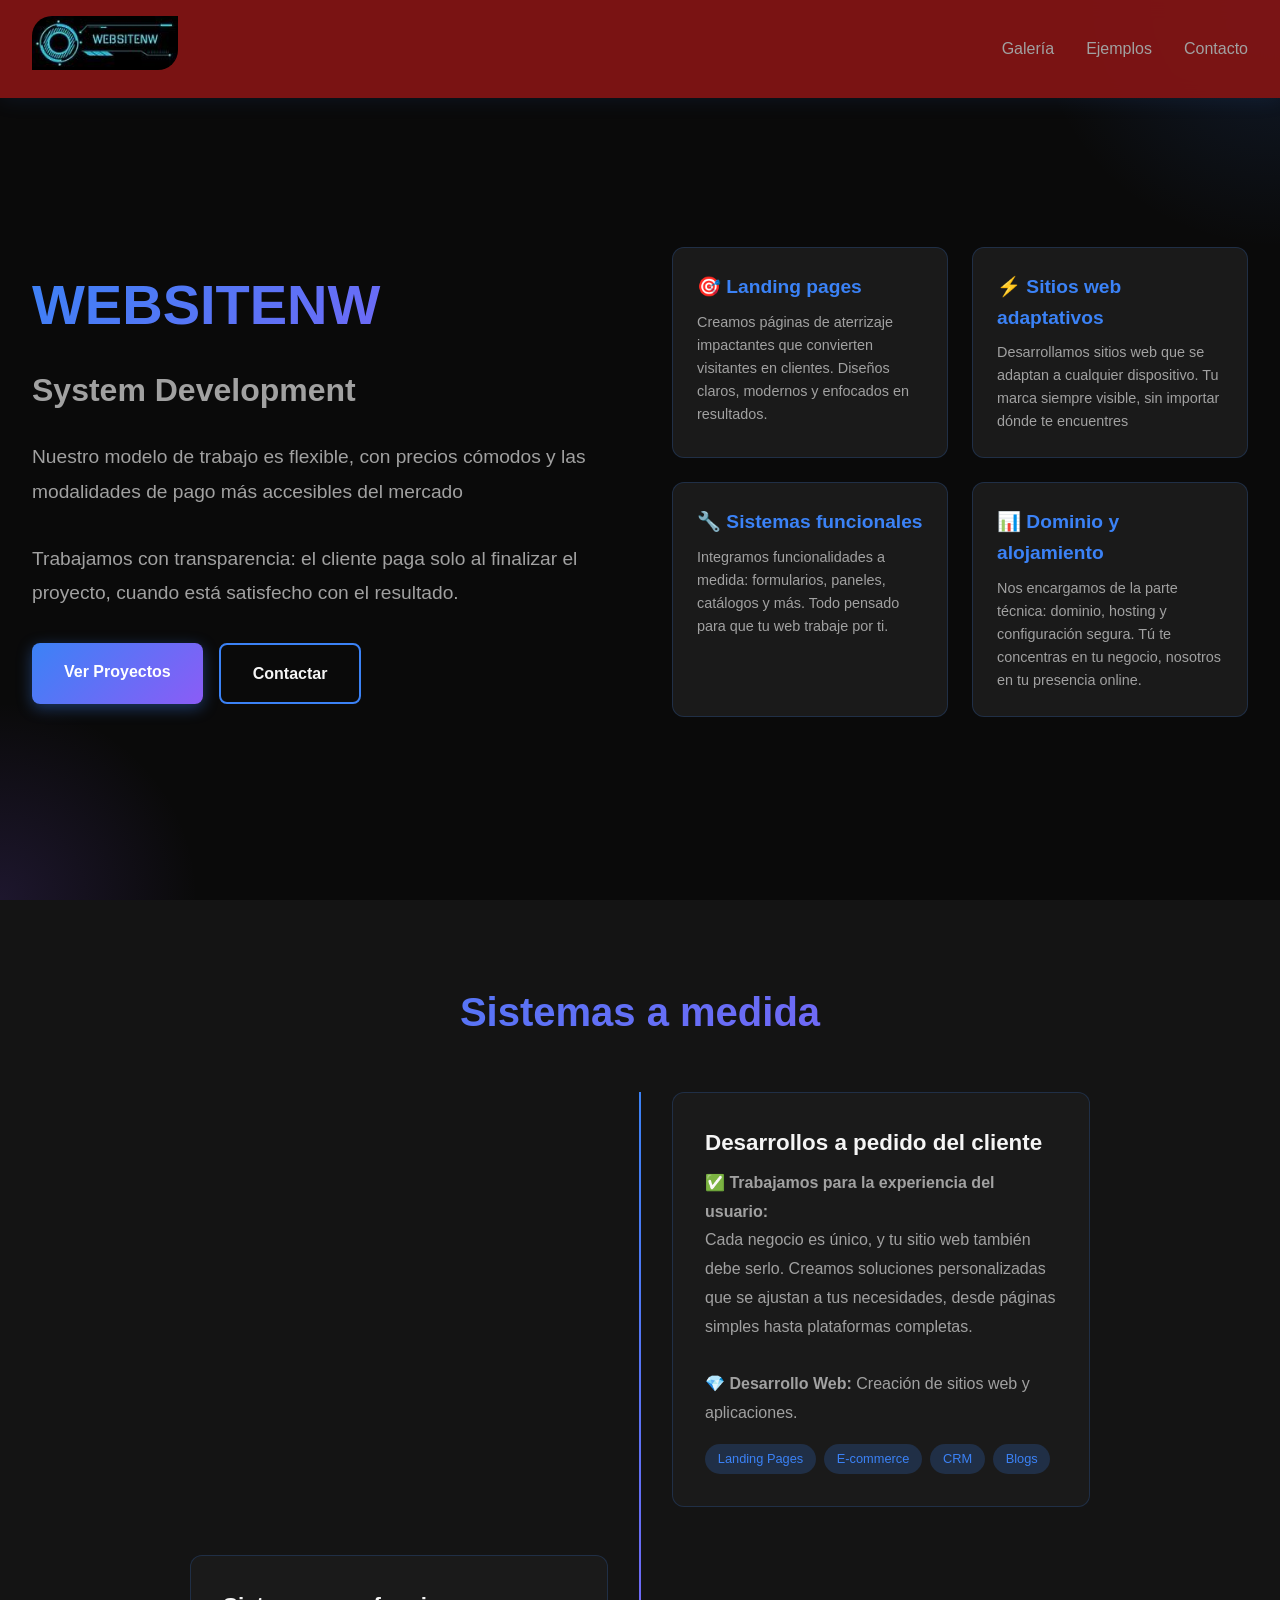
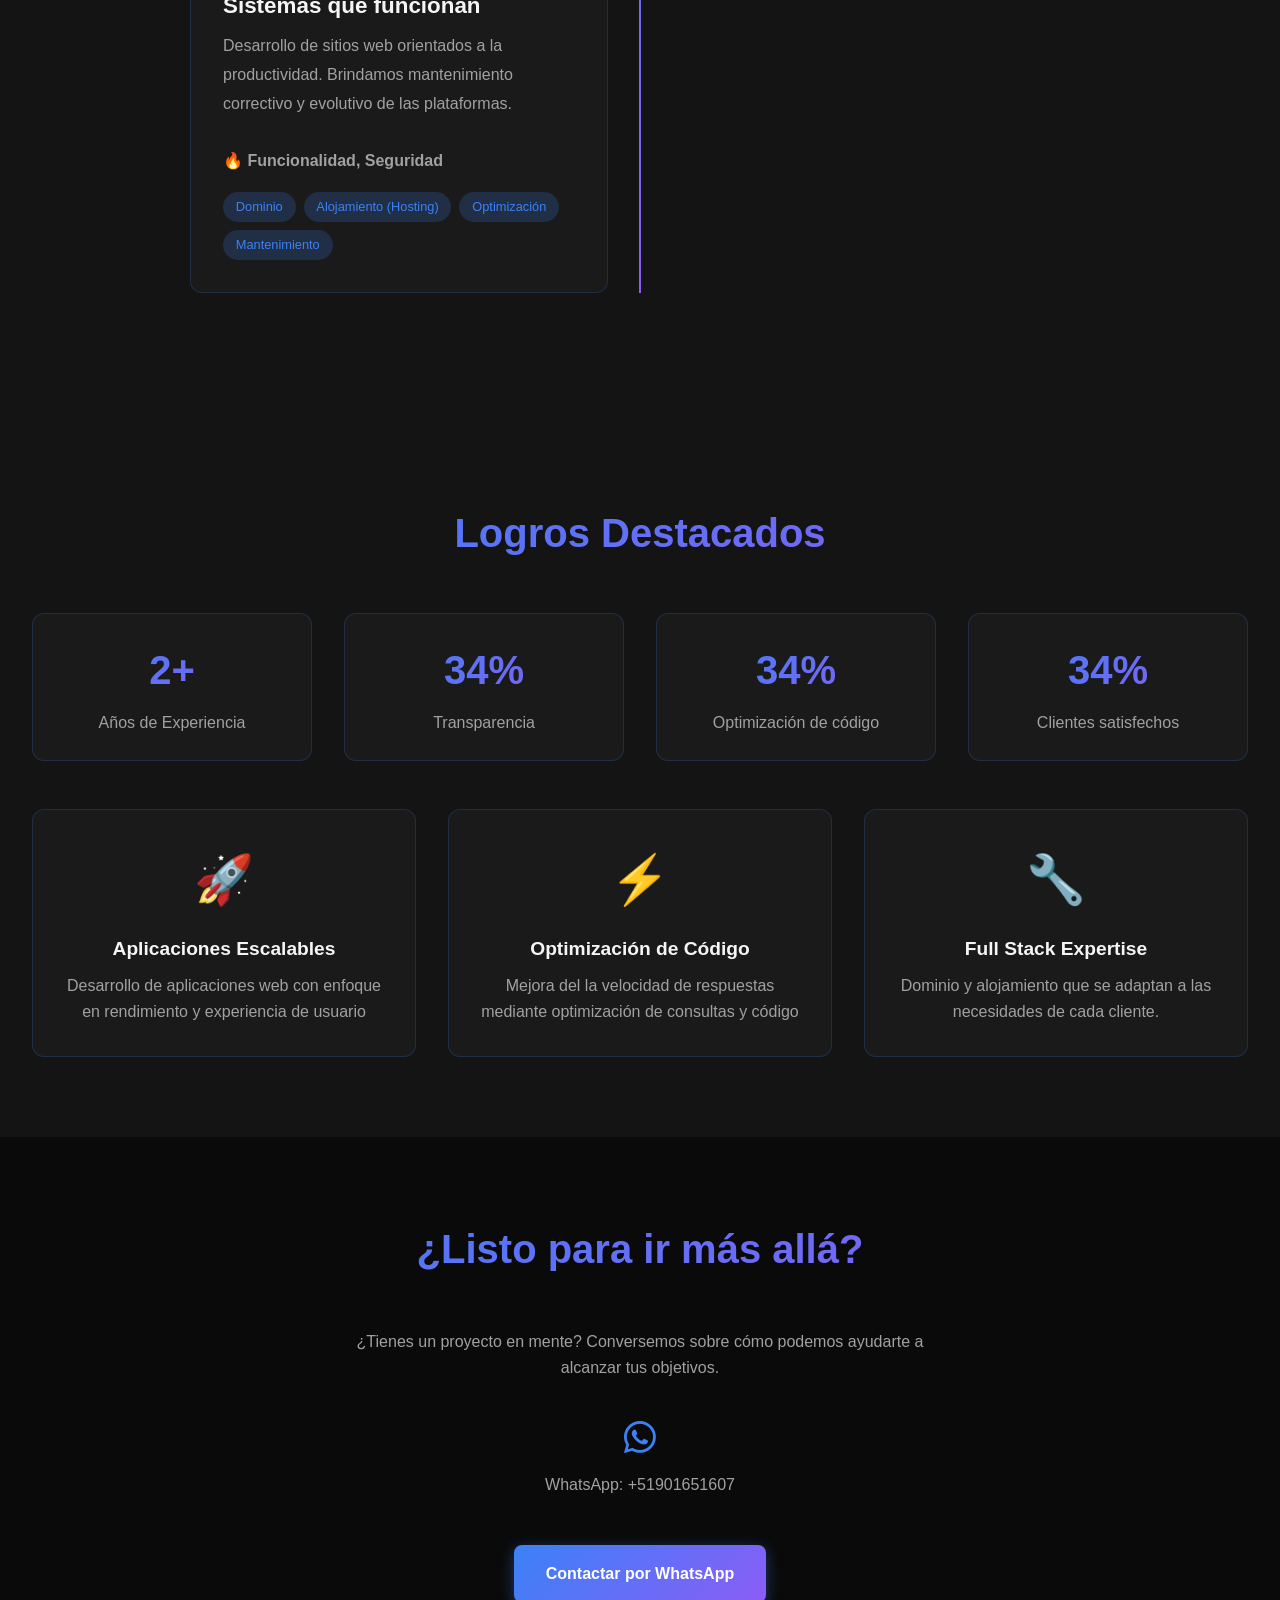
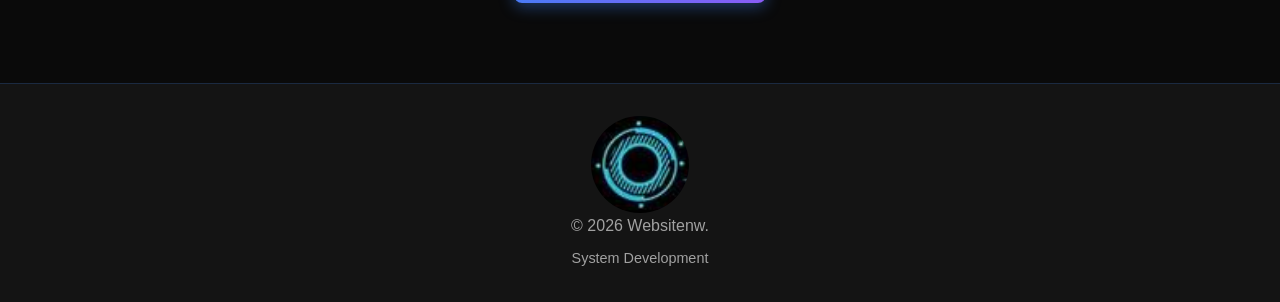
<file: index.html>
<!DOCTYPE html>
<html lang="es">
<head>
    <meta charset="UTF-8">
    <meta name="viewport" content="width=device-width, initial-scale=1.0">
    <!--<link rel="stylesheet" href="https://cdn.jsdelivr.net/npm/bootstrap@5.2.2/dist/css/bootstrap.min.css" integrity="sha384-Zenh87qX5JnK2Jl0vWa8Ck2rdkQ2Bzep5IDxbcnCeuOxjzrPF/et3URy9Bv1WTRi" crossorigin="anonymous">-->
    <link rel="stylesheet" href="https://cdn.jsdelivr.net/npm/bootstrap-icons@1.10.4/font/bootstrap-icons.css">
    <link rel="shortcut icon" href="./imagenes/shortcut_wn.png">
    <link rel="stylesheet" href="./estilos/styles.css">
    <title>Websitenw</title>
</head>
<body>
    <nav class="navbar" id="navbar">
        <div class="nav-container">
            <a href="./index.html" class="logo"><img src="./imagenes/portafolio/logo_websitenw_2.png" alt=""></a>
            <ul class="nav-links">
                <li><a href="./vistas/galeria.html">Galería</a></li>
                <li><a href="./vistas/ejemplos.html">Ejemplos</a></li>
                <li><a href="#contacto">Contacto</a></li>
            </ul>
            <div class="menu-toggle bi bi-list">
                <ul class="nav-links-tlf">
                    <li><a href="./vistas/galeria.html">Galería</a></li>
                    <li><a href="./vistas/ejemplos.html">Ejemplos</a></li>
                    <li><a href="#contacto">Contacto</a></li>
                </ul>
            </div>
        </div>
    </nav>

    <section class="hero" id="inicio">
        <div class="hero-bg"></div>
        <div class="hero-content">
            <div class="hero-text">
                <h1>WEBSITENW</h1>
                <h2>System Development</h2>
                <p>Nuestro modelo de trabajo es flexible, con precios cómodos y las modalidades de pago más accesibles del mercado</p>
                <p>Trabajamos con transparencia: el cliente paga solo al finalizar el proyecto, cuando está satisfecho con el resultado.</p>
                <div class="cta-buttons">
                    <a href="./vistas/ejemplos.html" class="btn btn-primary">Ver Proyectos</a>
                    <a href="#contacto" class="btn btn-secondary">Contactar</a>
                </div>
            </div>
            <div class="hero-skills">
                <div class="skill-card">
                    <h3>🎯 Landing pages</h3>
                    <p>Creamos páginas de aterrizaje impactantes que convierten visitantes en clientes. Diseños claros, modernos y enfocados en resultados.</p>
                </div>
                <div class="skill-card">
                    <h3>⚡ Sitios web adaptativos</h3>
                    <p>Desarrollamos sitios web que se adaptan a cualquier dispositivo. Tu marca siempre visible, sin importar dónde te encuentres</p>
                </div>
                <div class="skill-card">
                    <h3>🔧 Sistemas funcionales</h3>
                    <p>Integramos funcionalidades a medida: formularios, paneles, catálogos y más. Todo pensado para que tu web trabaje por ti.</p>
                </div>
                <div class="skill-card">
                    <h3>📊 Dominio y alojamiento</h3>
                    <p>Nos encargamos de la parte técnica: dominio, hosting y configuración segura. Tú te concentras en tu negocio, nosotros en tu presencia online.</p>
                </div>
            </div>
        </div>
    </section>

    <section class="experience-section" id="experiencia">
        <h2 class="section-title">Sistemas a medida</h2>
        <div class="timeline">
            <div class="timeline-item">
                <div class="timeline-content">
                    <!--<div class="timeline-date">Agosto 2024 - Agosto 2025</div>-->
                    <h3>Desarrollos a pedido del cliente</h3>
                    <!--<div class="timeline-company">IONYX LTD</div>
                    <div class="timeline-company">Australia - remoto</div>-->
                    <div class="timeline-description">
                        <strong>✅ Trabajamos para la experiencia del usuario:</strong><br>
                        Cada negocio es único, y tu sitio web también debe serlo. Creamos soluciones personalizadas que se ajustan a tus necesidades, desde páginas simples hasta plataformas completas.
                        <br><br>
                        <strong>💎 Desarrollo Web:</strong> Creación de sitios web y aplicaciones.
                    </div>
                    <div class="tech-tags">
                        <span class="tag">Landing Pages</span>
                        <span class="tag">E-commerce</span>
                        <span class="tag">CRM</span>
                        <span class="tag">Blogs</span>
                    </div>
                </div>
            </div>
            <div class="timeline-item">
                <div class="timeline-content">
                    <!--<div class="timeline-date">Enero 2023 - Agosto 2024</div>-->
                    <h3>Sistemas que funcionan</h3>
                    <!--<div class="timeline-company">Fortrainevolution</div>
                    <div class="timeline-company">Argentina - presencial</div>-->
                    <div class="timeline-description">
                        Desarrollo de sitios web orientados a la productividad. Brindamos mantenimiento correctivo y evolutivo de las plataformas.
                        <br><br>
                        <strong>🔥 Funcionalidad, Seguridad</strong>
                    </div>
                    <div class="tech-tags">
                        <span class="tag">Dominio</span>
                        <span class="tag">Alojamiento (Hosting)</span>
                        <span class="tag">Optimización</span>
                        <span class="tag">Mantenimiento</span>
                    </div>
                </div>
            </div>
            <!--<div class="timeline-item">
                <div class="timeline-content">
                    <div class="timeline-date">Enero 2022 - Enero 2023</div>
                    <h3>Front-end developer</h3>
                    <div class="timeline-company">Hunteando</div>
                    <div class="timeline-company">Argentina - remoto</div>
                    <div class="timeline-description">
                        Desarrollo de página web orientada a comercio de productos de higiene femenina. Responsable de la construcción del sitio a partir de la maqueta generada por el departamento de diseño y arte.
                        <br><br>
                        <strong>🔥 Desarrollo web front-end</strong>
                    </div>
                    <div class="tech-tags">
                        <span class="tag">HTML 5</span>
                        <span class="tag">CSS 3</span>
                        <span class="tag">Bootstrap</span>
                        <span class="tag">javaScript</span>
                    </div>
                </div>
            </div>-->
        </div>
    </section>

    <!--<section class="skills-section" id="habilidades">
        <h2 class="section-title">Mis trabajos</h2>
        <div class="skills-grid">
            <div class="skill-category">
                <img src="./imagenes/jueguito.png" alt="">
                <h3>🎮 Videojuego Sencillo</h3>

                <ul class="skill-list">
                    <li>Scratch 3.0</li>
                    <li>HTML 5</li>
                    <li>CSS 3</li>
                    <li>JavaScript</li>
                </ul>
                <a href="./html/des/index.html" class="btn btn-primary" target="_blank">visitar</a>
            </div>
            <div class="skill-category">
                <img src="./imagenes/juegos_varios.png" alt="">
                <h3>🎮 Plataforma con varios juegos multijugador</h3>

                <ul class="skill-list">
                    <li>HTML 5</li>
                    <li>CSS 3</li>
                    <li>javaScript</li>
                    <li>Bootstrap</li>
                    <li>nodeJs</li>
                    <li>Express</li>
                    <li>webSocket</li>
                </ul>
                <a href="https://juegos-l9bi.onrender.com/" class="btn btn-primary" target="_blank">visitar</a>
            </div>
            <div class="skill-category">
                <img src="./imagenes/appventas.png" alt="">
                <h3>🛒 Tienda en línea</h3>

                <ul class="skill-list">
                    <li>HTML 5</li>
                    <li>CSS 3</li>
                    <li>javaScript</li>
                    <li>Bootstrap</li>
                    <li>nodeJs</li>
                    <li>Express</li>
                    <li>mongoDB</li>
                </ul>
                <a href="https://appdeventas.netlify.app/" class="btn btn-primary" target="_blank">visitar</a>
            </div>
            <div class="skill-category">
                <img src="./imagenes/relatos.png" alt="">
                <h3>📖 Relatos cortos</h3>

                <ul class="skill-list">
                    <li>HTML 5</li>
                    <li>CSS 3</li>
                    <li>javaScript</li>
                    <li>Bootstrap</li>
                    <li>nodeJs</li>
                    <li>Express</li>
                    <li>mongoDB</li>
                </ul>
                <a href="https://kikeesponjastories.netlify.app/" class="btn btn-primary" target="_blank">visitar</a>
            </div>
            <div class="skill-category">
                <img src="./imagenes/curso_grandes.png" alt="">
                <h3>💾 Computación básica</h3>

                <ul class="skill-list">
                    <li>HTML 5</li>
                    <li>CSS 3</li>
                    <li>javaScript</li>
                </ul>
                <a href="https://cursograndes.netlify.app/" class="btn btn-primary" target="_blank">visitar</a>
            </div>
            <div class="skill-category">
                <img src="./imagenes/diccven.png" alt="">
                <h3>📖 Diccionario Venezolano</h3>

                <ul class="skill-list">
                    <li>HTML 5</li>
                    <li>CSS 3</li>
                    <li>javaScript</li>
                </ul>
                <a href="https://dicespven.netlify.app/" class="btn btn-primary" target="_blank">visitar</a>
            </div>
            <div class="skill-category">
                <img src="./imagenes/memocartas.png" alt="">
                <h3>🎮 Juego de memoria</h3>

                <ul class="skill-list">
                    <li>HTML 5</li>
                    <li>CSS 3</li>
                    <li>javaScript</li>
                </ul>
                <a href="https://memocartas.netlify.app/" class="btn btn-primary" target="_blank">visitar</a>
            </div>
            <div class="skill-category">
                <img src="./imagenes/lader.png" alt="">
                <h3>🔖 Landing para Lader</h3>

                <ul class="skill-list">
                    <li>HTML 5</li>
                    <li>CSS 3</li>
                    <li>javaScript</li>
                </ul>
                <a href="https://laderland.netlify.app/" class="btn btn-primary" target="_blank">visitar</a>
            </div>
            <div class="skill-category">
                <img src="./imagenes/mopets.png" alt="">
                <h3>🔖 Landing para MopetsCuritiba</h3>

                <ul class="skill-list">
                    <li>HTML 5</li>
                    <li>CSS 3</li>
                    <li>javaScript</li>
                    <li>Bootstrap</li>
                </ul>
                <a href="https://mopetschuchu.netlify.app/" class="btn btn-primary" target="_blank">visitar</a>
            </div>
            <div class="skill-category">
                <img src="./imagenes/rueda.png" alt="">
                <h3>🔖 Rueda experimental con CSS</h3>

                <ul class="skill-list">
                    <li>HTML 5</li>
                    <li>CSS 3</li>
                </ul>
                <a href="./vistas/rueda.html" class="btn btn-primary" target="_blank">visitar</a>
            </div>
            <div class="skill-category">
                <img src="./imagenes/ciudad.png" alt="">
                <h3>🔖 Panorámica de una ciudad</h3>

                <ul class="skill-list">
                    <li>HTML 5</li>
                    <li>CSS 3</li>
                </ul>
                <a href="./vistas/ciudad.html" class="btn btn-primary" target="_blank">visitar</a>
            </div>
            <div class="skill-category">
                <img src="./imagenes/pinguino.png" alt="">
                <h3>🔖 Pinguino que saluda, hecho con cariño y mucho CSS.</h3>

                <ul class="skill-list">
                    <li>HTML 5</li>
                    <li>CSS 3</li>
                </ul>
                <a href="./vistas/pinguino.html" class="btn btn-primary" target="_blank">visitar</a>
            </div>
        </div>
    </section>-->

    <section class="achievements-section" id="logros">
        <h2 class="section-title">Logros Destacados</h2>
        <div class="stats-container">
            <div class="stat-box">
                <div class="stat-number">+6</div>
                <div class="stat-label">Años de Experiencia</div>
            </div>
            <div class="stat-box">
                <div class="stat-number">100%</div>
                <div class="stat-label">Transparencia</div>
            </div>
            <div class="stat-box">
                <div class="stat-number">100%</div>
                <div class="stat-label">Optimización de código</div>
            </div>
            <div class="stat-box">
                <div class="stat-number">100%</div>
                <div class="stat-label">Clientes satisfechos</div>
            </div>
        </div>
        <div class="achievements-grid" style="margin-top: 3rem;">
            <div class="achievement-card">
                <div class="achievement-icon">🚀</div>
                <h3>Aplicaciones Escalables</h3>
                <p>Desarrollo de aplicaciones web con enfoque en rendimiento y experiencia de usuario</p>
            </div>
            <div class="achievement-card">
                <div class="achievement-icon">⚡</div>
                <h3>Optimización de Código</h3>
                <p>Mejora del la velocidad de respuestas mediante optimización de consultas y código</p>
            </div>
            <!--<div class="achievement-card">
                <div class="achievement-icon">🎯</div>
                <h3>Metodologías Ágiles</h3>
                <p>Trabajo efectivo en equipo usando Scrum para entrega continua de valor</p>
            </div>-->
            <div class="achievement-card">
                <div class="achievement-icon">🔧</div>
                <h3>Full Stack Expertise</h3>
                <p>Dominio y alojamiento que se adaptan a las necesidades de cada cliente.</p>
            </div>
            <!--<div class="achievement-card">
                <div class="achievement-icon">💡</div>
                <h3>Resolución de Problemas</h3>
                <p>Habilidad destacada en resolver problemas complejos con soluciones innovadoras</p>
            </div>
            <div class="achievement-card">
                <div class="achievement-icon">🌐</div>
                <h3>Desarrollo Multiplataforma</h3>
                <p>Experiencia en Android, Web y aplicaciones personalizadas según especificaciones del cliente</p>
            </div>-->
        </div>
    </section>

    <section class="contact-section" id="contacto">
        <h2 class="section-title">¿Listo para ir más allá?</h2>
        <p style="color: var(--text-secondary); max-width: 600px; margin: 0 auto 2rem;">
            ¿Tienes un proyecto en mente? Conversemos sobre cómo podemos ayudarte a alcanzar tus objetivos.
        </p>
        <div class="contact-info">
            <!--<div class="contact-item">
                <div class="contact-icon"><i class="bi bi-linkedin"></i></div>
                <a href="http://linkedin.com/in/enrique-barreto-749077265" target="_blank">LinkedIn Profile</a>
            </div>-->
            <div class="contact-item">
                <div class="contact-icon"><i class="bi bi-whatsapp"></i></div>
                <a href="https://wa.me/+51906202457?text=Hola,%20estoy%20interesado%20en%20contactarte." target="_blank">WhatsApp: +51901651607</a>
            </div>
            <!--<div class="contact-item">
                <div class="contact-icon">🌍</div>
                <div style="color: var(--text-secondary);">Disponible para trabajar para cualquier parte del mundo</div>
            </div>-->
        </div>
        <div style="margin-top: 3rem;">
            <a href="https://wa.me/+51906202457?text=Hola,%20estoy%20interesado%20en%20contactarte." class="btn btn-primary">Contactar por WhatsApp</a>
        </div>
    </section>

    <footer>
        <div class="logo_footer"><img src="./imagenes/shortcut_wn.png" alt=""></div>
        <p>&copy; 2026 Websitenw.</p>
        <p style="margin-top: 0.5rem; font-size: 0.9rem;">System Development</p>
    </footer>

    <script>
        window.addEventListener('scroll', () => {
            const navbar = document.getElementById('navbar');
            if (window.scrollY > 50) {
                navbar.classList.add('scrolled');
            } else {
                navbar.classList.remove('scrolled');
            }
        });

        document.querySelectorAll('a[href^="#"]').forEach(anchor => {
            anchor.addEventListener('click', function (e) {
                e.preventDefault();
                const target = document.querySelector(this.getAttribute('href'));
                if (target) {
                    target.scrollIntoView({
                        behavior: 'smooth',
                        block: 'start'
                    });
                }
            });
        });

         const observer = new IntersectionObserver((entries) => {
            entries.forEach(entry => {
                if (entry.isIntersecting) {
                    entry.target.style.opacity = '1';
                    entry.target.style.transform = 'translateY(0)';
                }
            });
        }, {
            threshold: 0.1
        });

        document.querySelectorAll('.timeline-item, .skill-category, .achievement-card, .stat-box').forEach(el => {
            el.style.opacity = '0';
            el.style.transform = 'translateY(20px)';
            el.style.transition = 'all 0.6s ease';
            observer.observe(el);
        });

        const stats = document.querySelectorAll('.stat-number');
        const animateStats = (entries) => {
            entries.forEach(entry => {
                if (entry.isIntersecting) {
                    const target = entry.target;
                    const text = target.textContent;
                    const isPercent = text.includes('%');
                    const isPlus = text.includes('+');
                    const value = parseFloat(text);
                    
                    if (!isNaN(value)) {
                        let current = 0;
                        const increment = value / 50;
                        const timer = setInterval(() => {
                            current += increment;
                            if (current >= value) {
                                current = value;
                                clearInterval(timer);
                            }
                            target.textContent = current.toFixed(isPercent && !Number.isInteger(value) ? 1 : 0) + (isPercent ? '%' : '') + (isPlus ? '+' : '');
                        }, 30);
                    }
                }
            });
        };

        const statsObserver = new IntersectionObserver(animateStats, {
            threshold: 0.5
        });

        stats.forEach(stat => statsObserver.observe(stat));

        document.querySelectorAll('.skill-card, .timeline-content, .skill-category, .achievement-card').forEach(card => {
            card.addEventListener('mouseenter', function() {
                this.style.transition = 'all 0.3s cubic-bezier(0.4, 0, 0.2, 1)';
            });
        });
    </script>
</body>
</html>
</file>
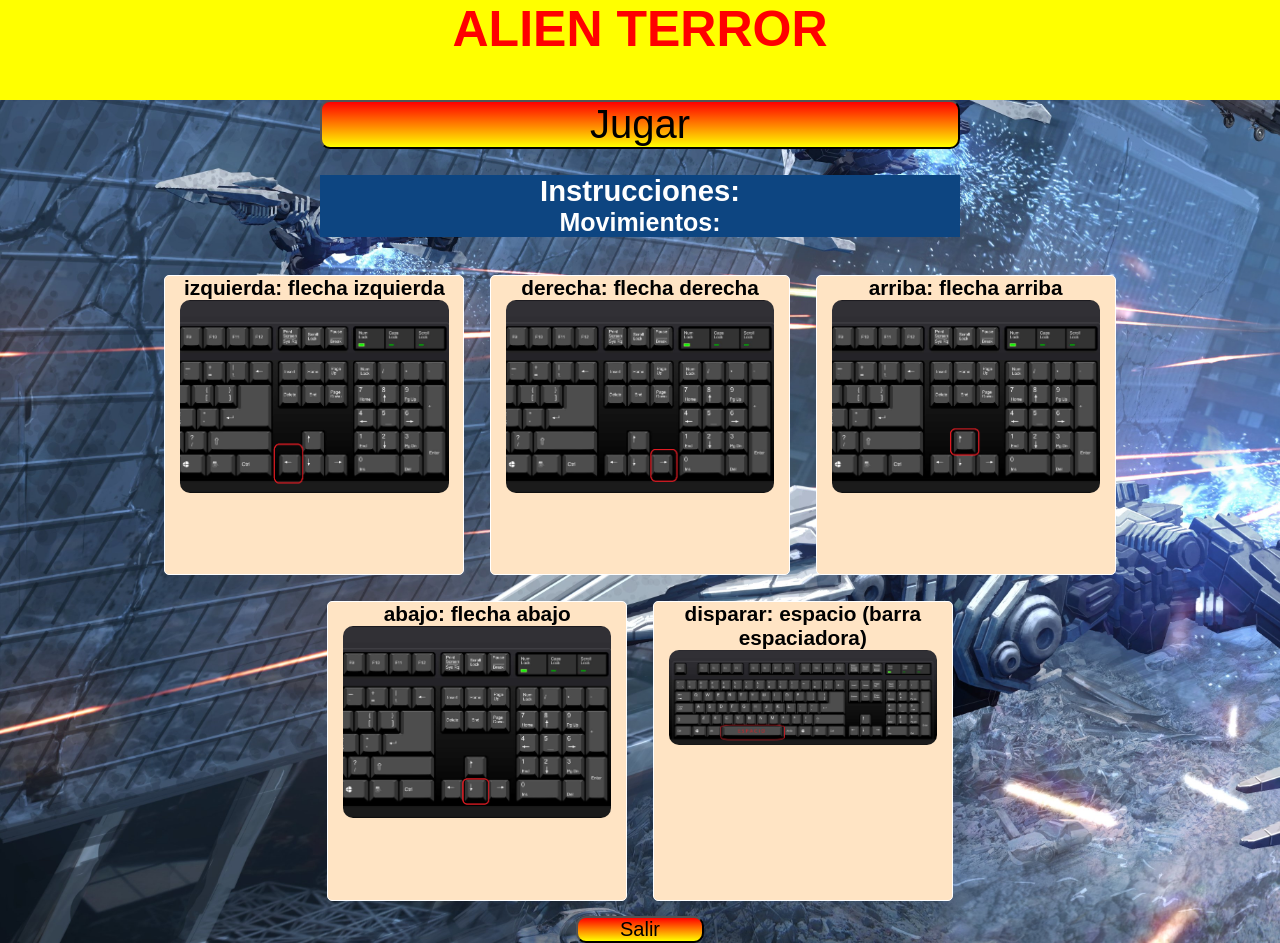
<file: vistas/des/index.html>
<!DOCTYPE html>
<html lang='es'>
<head>
	<meta charset='UTF-8'>
	<meta name='viewport' content='width=device-width, initial-scale=1.0'>
	<title>Alien_terror</title>
	<style>
		*{
			margin: 0;
			padding: 0;
			box-sizing: border-box;
		}
		body{
			font-family: 'Franklin Gothic Medium', 'Arial Narrow', Arial, sans-serif;
			font-size: 25px;
			background: url("./background.jpg");
			background-repeat: no-repeat;
			background-size: cover;
			color: #fff;
		}
		header{
    		width: 100%;
			height: 100px;
    		top:0;
			background: #ff0;
		}
		.instruccs{
    		background: #0d4581;
			width: 50%;
			margin: 2%;
		}
		h1{
			color:rgb(255, 0, 0);
		}
		.game-container{
			display: flex;
			align-items: center;
			justify-content: center;
			flex-wrap: wrap;
		}
		.game-container > div{
			width: 300px;
			height: 300px;
			margin: 1%;
			border: solid white 1px;
			border-radius: 5px;
			background: bisque;
			color:black;
		}
    	img{
    		width: 90%;
        	border-radius: 10px;
			transition: 0.3s ease transform;
			cursor: pointer;
    	}
		img:hover{
			transform: scale(1.5);
			margin-top: 50px;
		}
    	#jugar{
			width: 50%;
			font-size: 40px;
			transition: 0.3s ease transform;
    	}
		#jugar:hover{
			transform: scale(1.8);
		}
    	a{
    		text-decoration:none;
    	}
		ul{
			list-style: none;
		}
		button{
			width: 10%;
			height: 5%;
			font-size: 20px;
			border-radius: 10px;
			background: linear-gradient(#f00, #ff0);
			cursor: pointer;
		}
	</style>
</head>
<body>

	<center>
		<header>
			<h1>ALIEN TERROR</h1>
		</header>
		<main>
			<button id="jugar">Jugar</button>
			<div class="instruccs">
				<h3>Instrucciones: </h3>
				<h4>Movimientos: </h4>
			</div>
			<div class="game-container">

				<div>
					<h5>izquierda: flecha izquierda</h5>
					<img src="./office-keyb-left.png" alt="keyB">
				</div>
				<div>
					<h5>derecha: flecha derecha</h5>
					<img src="./office-keyb-right.png" alt="keyB">
				</div>
				<div>
					<h5>arriba: flecha arriba</h5>
					<img src="./office-keyb-up.png" alt="keyB">
				</div>
				<div>
					<h5>abajo: flecha abajo</h5>
					<img src="./office-keyb-down.png" alt="keyB">
				</div>
				<div>
					<h5>disparar: espacio (barra espaciadora)</h5>
					<img src="./office-keyb-space.png" alt="keyB">
				</div>
			</div>
			<button id="salir">Salir</button>
		</main>

	</center>
	<script>
		document.getElementById('salir').addEventListener('click',()=>{
			window.location.href = '../../index.html';
		});

		let jugar = document.getElementById('click');
		jugar.addEventListener('click', () => {
			window.open('./alien_terror.html');
		});
	</script>

</body>
</html>
</file>
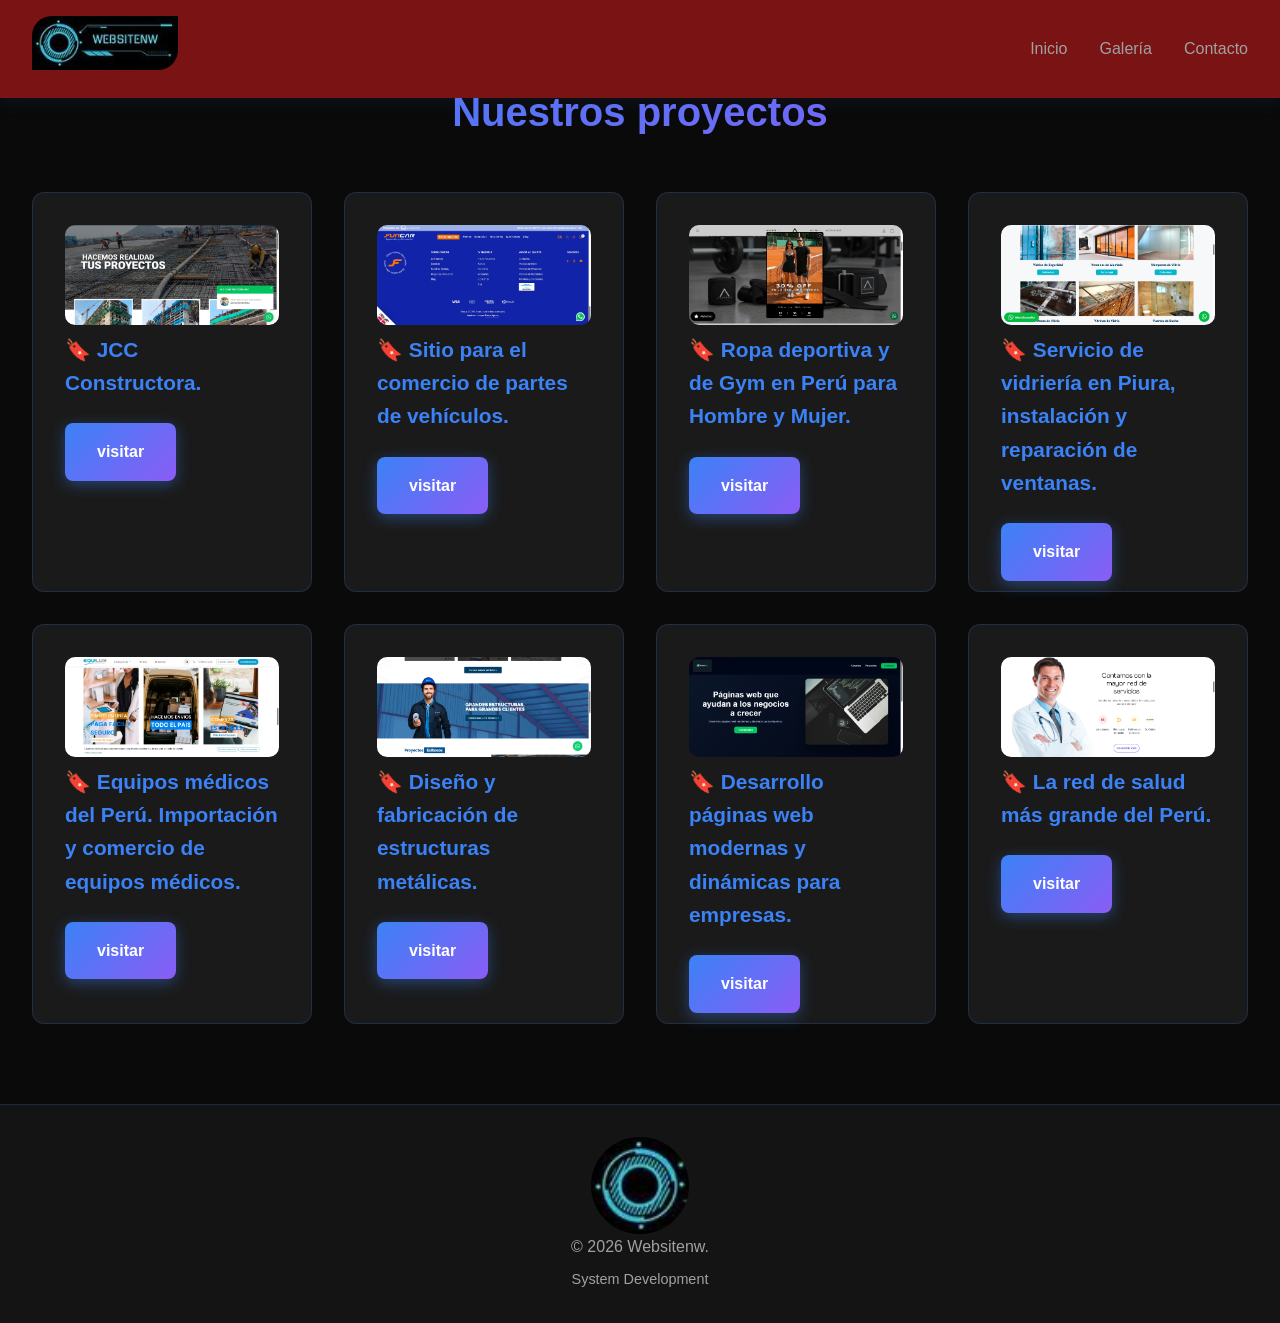
<file: vistas/ejemplos.html>
<!DOCTYPE html>
<html lang="es">
<head>
    <meta charset="UTF-8">
    <meta name="viewport" content="width=device-width, initial-scale=1.0">
    <!--<link rel="stylesheet" href="https://cdn.jsdelivr.net/npm/bootstrap@5.2.2/dist/css/bootstrap.min.css" integrity="sha384-Zenh87qX5JnK2Jl0vWa8Ck2rdkQ2Bzep5IDxbcnCeuOxjzrPF/et3URy9Bv1WTRi" crossorigin="anonymous">-->
    <link rel="stylesheet" href="https://cdn.jsdelivr.net/npm/bootstrap-icons@1.10.4/font/bootstrap-icons.css">
    <link rel="shortcut icon" href="../imagenes/shortcut_wn.png">
    <link rel="stylesheet" href="../estilos/styles.css">
    <title>Websitenw</title>
</head>
<body>
    <nav class="navbar" id="navbar">
        <div class="nav-container">
            <a href="../index.html" class="logo"><img src="../imagenes/portafolio/logo_websitenw_2.png" alt=""></a>
            <ul class="nav-links">
                <li><a href="../index.html">Inicio</a></li>
                <li><a href="./galeria.html">Galería</a></li>
                <li><a href="../index.html#contacto">Contacto</a></li>
            </ul>
            <div class="menu-toggle bi bi-list">
                <ul class="nav-links-tlf">
                    <li><a href="../index.html">Inicio</a></li>
                    <li><a href="./galeria.html">Galería</a></li>
                    <li><a href="../index.html#contacto">Contacto</a></li>
                </ul>
            </div>
        </div>
    </nav>

    <section class="skills-section" id="habilidades">
        <h2 class="section-title">Nuestros proyectos</h2>
        <div class="skills-grid">
            <!--<div class="skill-category">
                <img src="./imagenes/jueguito.png" alt="">
                <h3>🎮 Videojuego Sencillo</h3>

                <ul class="skill-list">
                    <li>Scratch 3.0</li>
                    <li>HTML 5</li>
                    <li>CSS 3</li>
                    <li>JavaScript</li>
                </ul>
                <a href="./html/des/index.html" class="btn btn-primary" target="_blank">visitar</a>
            </div>
            <div class="skill-category">
                <img src="./imagenes/juegos_varios.png" alt="">
                <h3>🎮 Plataforma con varios juegos multijugador</h3>

                <ul class="skill-list">
                    <li>HTML 5</li>
                    <li>CSS 3</li>
                    <li>javaScript</li>
                    <li>Bootstrap</li>
                    <li>nodeJs</li>
                    <li>Express</li>
                    <li>webSocket</li>
                </ul>
                <a href="https://juegos-l9bi.onrender.com/" class="btn btn-primary" target="_blank">visitar</a>
            </div>
            <div class="skill-category">
                <img src="./imagenes/appventas.png" alt="">
                <h3>🛒 Tienda en línea</h3>

                <ul class="skill-list">
                    <li>HTML 5</li>
                    <li>CSS 3</li>
                    <li>javaScript</li>
                    <li>Bootstrap</li>
                    <li>nodeJs</li>
                    <li>Express</li>
                    <li>mongoDB</li>
                </ul>
                <a href="https://appdeventas.netlify.app/" class="btn btn-primary" target="_blank">visitar</a>
            </div>
            <div class="skill-category">
                <img src="./imagenes/relatos.png" alt="">
                <h3>📖 Relatos cortos</h3>

                <ul class="skill-list">
                    <li>HTML 5</li>
                    <li>CSS 3</li>
                    <li>javaScript</li>
                    <li>Bootstrap</li>
                    <li>nodeJs</li>
                    <li>Express</li>
                    <li>mongoDB</li>
                </ul>
                <a href="https://kikeesponjastories.netlify.app/" class="btn btn-primary" target="_blank">visitar</a>
            </div>
            <div class="skill-category">
                <img src="./imagenes/curso_grandes.png" alt="">
                <h3>💾 Computación básica</h3>

                <ul class="skill-list">
                    <li>HTML 5</li>
                    <li>CSS 3</li>
                    <li>javaScript</li>
                </ul>
                <a href="https://cursograndes.netlify.app/" class="btn btn-primary" target="_blank">visitar</a>
            </div>
            <div class="skill-category">
                <img src="./imagenes/diccven.png" alt="">
                <h3>📖 Diccionario Venezolano</h3>

                <ul class="skill-list">
                    <li>HTML 5</li>
                    <li>CSS 3</li>
                    <li>javaScript</li>
                </ul>
                <a href="https://dicespven.netlify.app/" class="btn btn-primary" target="_blank">visitar</a>
            </div>
            <div class="skill-category">
                <img src="./imagenes/memocartas.png" alt="">
                <h3>🎮 Juego de memoria</h3>

                <ul class="skill-list">
                    <li>HTML 5</li>
                    <li>CSS 3</li>
                    <li>javaScript</li>
                </ul>
                <a href="https://memocartas.netlify.app/" class="btn btn-primary" target="_blank">visitar</a>
            </div>
            <div class="skill-category">
                <img src="./imagenes/lader.png" alt="">
                <h3>🔖 Landing para Lader</h3>

                <ul class="skill-list">
                    <li>HTML 5</li>
                    <li>CSS 3</li>
                    <li>javaScript</li>
                </ul>
                <a href="https://laderland.netlify.app/" class="btn btn-primary" target="_blank">visitar</a>
            </div>
            <div class="skill-category">
                <img src="./imagenes/mopets.png" alt="">
                <h3>🔖 Landing para MopetsCuritiba</h3>

                <ul class="skill-list">
                    <li>HTML 5</li>
                    <li>CSS 3</li>
                    <li>javaScript</li>
                    <li>Bootstrap</li>
                </ul>
                <a href="https://mopetschuchu.netlify.app/" class="btn btn-primary" target="_blank">visitar</a>
            </div>
            <div class="skill-category">
                <img src="./imagenes/rueda.png" alt="">
                <h3>🔖 Rueda experimental con CSS</h3>

                <ul class="skill-list">
                    <li>HTML 5</li>
                    <li>CSS 3</li>
                </ul>
                <a href="./vistas/rueda.html" class="btn btn-primary" target="_blank">visitar</a>
            </div>
            <div class="skill-category">
                <img src="./imagenes/ciudad.png" alt="">
                <h3>🔖 Panorámica de una ciudad</h3>

                <ul class="skill-list">
                    <li>HTML 5</li>
                    <li>CSS 3</li>
                </ul>
                <a href="./vistas/ciudad.html" class="btn btn-primary" target="_blank">visitar</a>
            </div>
            <div class="skill-category">
                <img src="./imagenes/pinguino.png" alt="">
                <h3>🔖 Pinguino que saluda, hecho con cariño y mucho CSS.</h3>

                <ul class="skill-list">
                    <li>HTML 5</li>
                    <li>CSS 3</li>
                </ul>
                <a href="./vistas/pinguino.html" class="btn btn-primary" target="_blank">visitar</a>
            </div>-->
            <div class="skill-category">
                <img src="../imagenes/portafolio/construccion.png" alt="">
                <h3>🔖 JCC Constructora.</h3>

                <a href="https://constructorajcc.com/" class="btn btn-primary" target="_blank">visitar</a>
            </div>
            <div class="skill-category">
                <img src="../imagenes/portafolio/funcar.png" alt="">
                <h3>🔖 Sitio para el comercio de partes de vehículos.</h3>

                <a href="https://funcar.pe" class="btn btn-primary" target="_blank">visitar</a>
            </div>
            <div class="skill-category">
                <img src="../imagenes/portafolio/alphafit.png" alt="">
                <h3>🔖 Ropa deportiva y de Gym en Perú para Hombre y Mujer.</h3>

                <a href="https://www.alphafit.pe/" class="btn btn-primary" target="_blank">visitar</a>
            </div>
            <div class="skill-category">
                <img src="../imagenes/portafolio/vidrieriapiura.png" alt="">
                <h3>🔖 Servicio de vidriería en Piura, instalación y reparación de ventanas.</h3>

                <a href="https://vidrieriaenpiura.com/" class="btn btn-primary" target="_blank">visitar</a>
            </div>
            <div class="skill-category">
                <img src="../imagenes/portafolio/equilux.png" alt="">
                <h3>🔖 Equipos médicos del Perú. Importación y comercio de equipos médicos.</h3>

                <a href="https://equilux.pe/" class="btn btn-primary" target="_blank">visitar</a>
            </div>
            <div class="skill-category">
                <img src="../imagenes/portafolio/steelser.png" alt="">
                <h3>🔖 Diseño y fabricación de estructuras metálicas.</h3>

                <a href="https://www.steelser.com.pe/" class="btn btn-primary" target="_blank">visitar</a>
            </div>
            <div class="skill-category">
                <img src="../imagenes/portafolio/arnold-port.png" alt="">
                <h3>🔖 Desarrollo páginas web modernas y dinámicas para empresas.</h3>

                <a href="https://esteban2806.github.io/mi-portafolio/" class="btn btn-primary" target="_blank">visitar</a>
            </div>
            <div class="skill-category">
                <img src="../imagenes/portafolio/sanna.png" alt="">
                <h3>🔖 La red de salud más grande del Perú.</h3>

                <a href="https://www.sanna.pe/" class="btn btn-primary" target="_blank">visitar</a>
            </div>
        </div>
    </section>

    <footer>
        <div class="logo_footer"><img src="../imagenes/shortcut_wn.png" alt=""></div>
        <p>&copy; 2026 Websitenw.</p>
        <p style="margin-top: 0.5rem; font-size: 0.9rem;">System Development</p>
    </footer>

    <script>
        window.addEventListener('scroll', () => {
            const navbar = document.getElementById('navbar');
            if (window.scrollY > 50) {
                navbar.classList.add('scrolled');
            } else {
                navbar.classList.remove('scrolled');
            }
        });

        document.querySelectorAll('a[href^="#"]').forEach(anchor => {
            anchor.addEventListener('click', function (e) {
                e.preventDefault();
                const target = document.querySelector(this.getAttribute('href'));
                if (target) {
                    target.scrollIntoView({
                        behavior: 'smooth',
                        block: 'start'
                    });
                }
            });
        });

         const observer = new IntersectionObserver((entries) => {
            entries.forEach(entry => {
                if (entry.isIntersecting) {
                    entry.target.style.opacity = '1';
                    entry.target.style.transform = 'translateY(0)';
                }
            });
        }, {
            threshold: 0.1
        });

        document.querySelectorAll('.timeline-item, .skill-category, .achievement-card, .stat-box').forEach(el => {
            el.style.opacity = '0';
            el.style.transform = 'translateY(20px)';
            el.style.transition = 'all 0.6s ease';
            observer.observe(el);
        });

        const stats = document.querySelectorAll('.stat-number');
        const animateStats = (entries) => {
            entries.forEach(entry => {
                if (entry.isIntersecting) {
                    const target = entry.target;
                    const text = target.textContent;
                    const isPercent = text.includes('%');
                    const isPlus = text.includes('+');
                    const value = parseFloat(text);
                    
                    if (!isNaN(value)) {
                        let current = 0;
                        const increment = value / 50;
                        const timer = setInterval(() => {
                            current += increment;
                            if (current >= value) {
                                current = value;
                                clearInterval(timer);
                            }
                            target.textContent = current.toFixed(isPercent && !Number.isInteger(value) ? 1 : 0) + (isPercent ? '%' : '') + (isPlus ? '+' : '');
                        }, 30);
                    }
                }
            });
        };

        const statsObserver = new IntersectionObserver(animateStats, {
            threshold: 0.5
        });

        stats.forEach(stat => statsObserver.observe(stat));

        document.querySelectorAll('.skill-card, .timeline-content, .skill-category, .achievement-card').forEach(card => {
            card.addEventListener('mouseenter', function() {
                this.style.transition = 'all 0.3s cubic-bezier(0.4, 0, 0.2, 1)';
            });
        });
    </script>
</body>
</html>
</file>
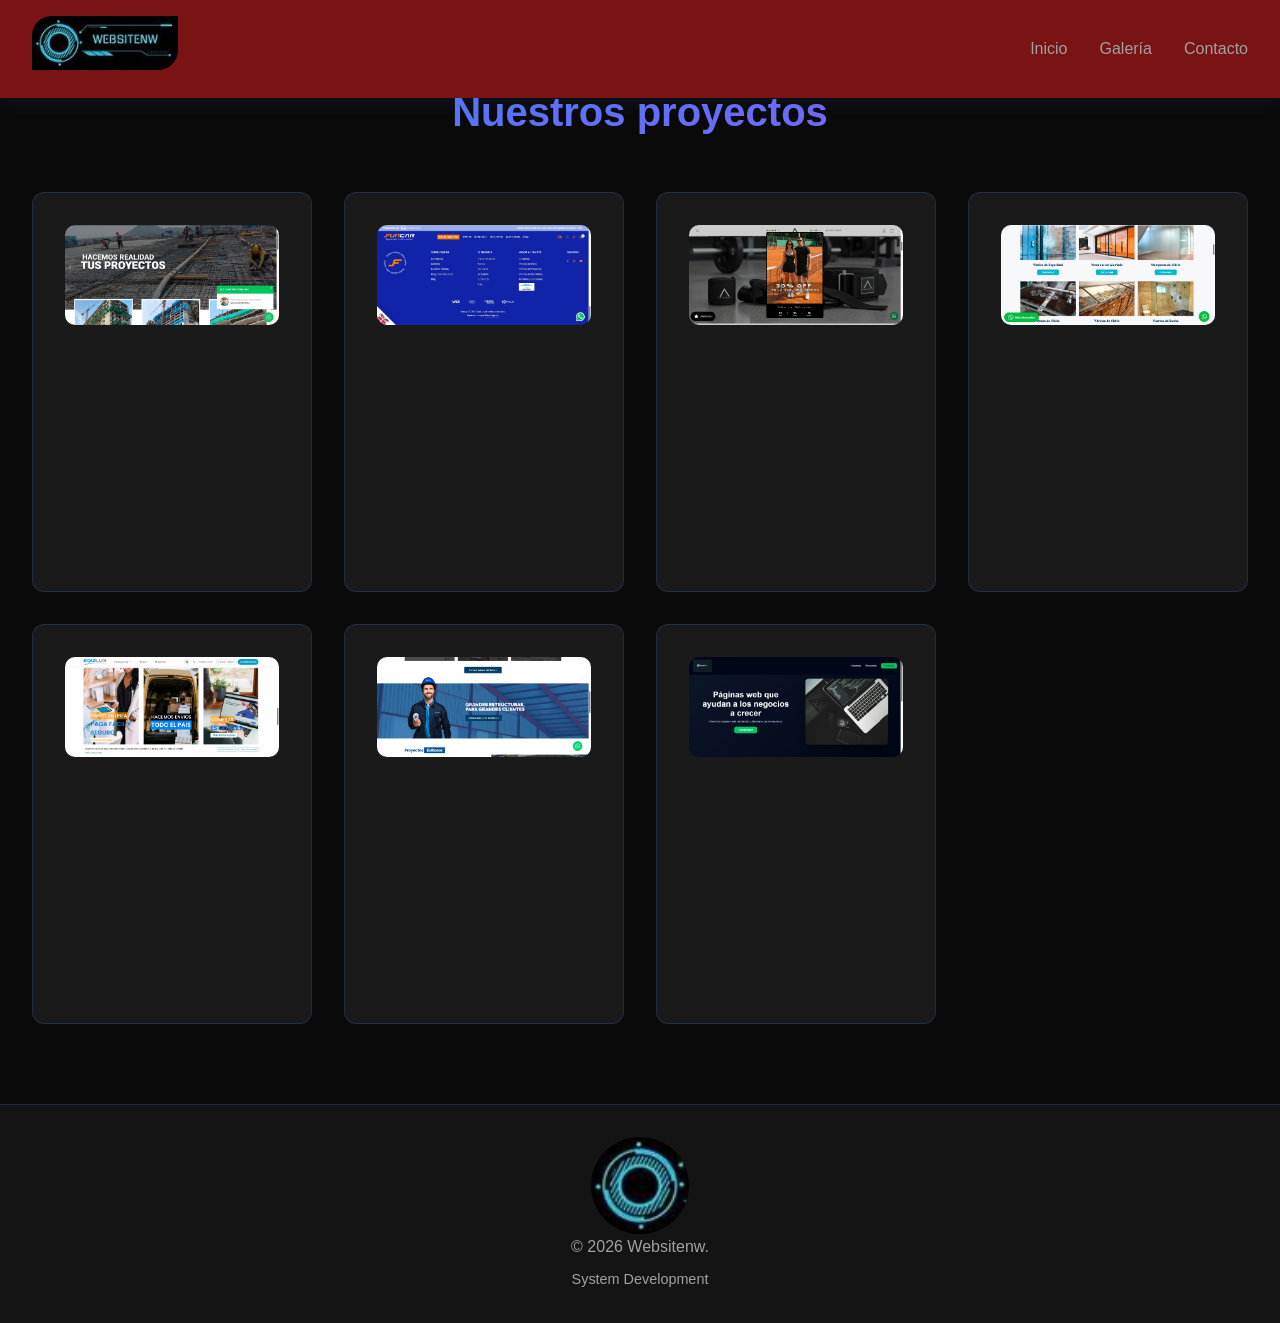
<file: vistas/galeria.html>
<!DOCTYPE html>
<html lang="es">
<head>
    <meta charset="UTF-8">
    <meta name="viewport" content="width=device-width, initial-scale=1.0">
    <!--<link rel="stylesheet" href="https://cdn.jsdelivr.net/npm/bootstrap@5.2.2/dist/css/bootstrap.min.css" integrity="sha384-Zenh87qX5JnK2Jl0vWa8Ck2rdkQ2Bzep5IDxbcnCeuOxjzrPF/et3URy9Bv1WTRi" crossorigin="anonymous">-->
    <link rel="stylesheet" href="https://cdn.jsdelivr.net/npm/bootstrap-icons@1.10.4/font/bootstrap-icons.css">
    <link rel="shortcut icon" href="../imagenes/shortcut_wn.png">
    <link rel="stylesheet" href="../estilos/styles.css">
    <title>Websitenw</title>
</head>
<body>
    <nav class="navbar" id="navbar">
        <div class="nav-container">
            <a href="../index.html" class="logo"><img src="../imagenes/portafolio/logo_websitenw_2.png" alt=""></a>
            <ul class="nav-links">
                <li><a href="../index.html">Inicio</a></li>
                <li><a href="./galeria.html">Galería</a></li>
                <li><a href="../index.html#contacto">Contacto</a></li>
            </ul>
            <div class="menu-toggle bi bi-list">
                <ul class="nav-links-tlf">
                    <li><a href="../index.html">Inicio</a></li>
                    <li><a href="./galeria.html">Galería</a></li>
                    <li><a href="../index.html#contacto">Contacto</a></li>
                </ul>
            </div>
        </div>
    </nav>

    <section class="skills-section" id="habilidades">
        <h2 class="section-title">Nuestros proyectos</h2>
        <div class="skills-grid">
            <!--<div class="skill-category">
                <img src="./imagenes/jueguito.png" alt="">
                <h3>🎮 Videojuego Sencillo</h3>

                <ul class="skill-list">
                    <li>Scratch 3.0</li>
                    <li>HTML 5</li>
                    <li>CSS 3</li>
                    <li>JavaScript</li>
                </ul>
                <a href="./html/des/index.html" class="btn btn-primary" target="_blank">visitar</a>
            </div>
            <div class="skill-category">
                <img src="./imagenes/juegos_varios.png" alt="">
                <h3>🎮 Plataforma con varios juegos multijugador</h3>

                <ul class="skill-list">
                    <li>HTML 5</li>
                    <li>CSS 3</li>
                    <li>javaScript</li>
                    <li>Bootstrap</li>
                    <li>nodeJs</li>
                    <li>Express</li>
                    <li>webSocket</li>
                </ul>
                <a href="https://juegos-l9bi.onrender.com/" class="btn btn-primary" target="_blank">visitar</a>
            </div>
            <div class="skill-category">
                <img src="./imagenes/appventas.png" alt="">
                <h3>🛒 Tienda en línea</h3>

                <ul class="skill-list">
                    <li>HTML 5</li>
                    <li>CSS 3</li>
                    <li>javaScript</li>
                    <li>Bootstrap</li>
                    <li>nodeJs</li>
                    <li>Express</li>
                    <li>mongoDB</li>
                </ul>
                <a href="https://appdeventas.netlify.app/" class="btn btn-primary" target="_blank">visitar</a>
            </div>
            <div class="skill-category">
                <img src="./imagenes/relatos.png" alt="">
                <h3>📖 Relatos cortos</h3>

                <ul class="skill-list">
                    <li>HTML 5</li>
                    <li>CSS 3</li>
                    <li>javaScript</li>
                    <li>Bootstrap</li>
                    <li>nodeJs</li>
                    <li>Express</li>
                    <li>mongoDB</li>
                </ul>
                <a href="https://kikeesponjastories.netlify.app/" class="btn btn-primary" target="_blank">visitar</a>
            </div>
            <div class="skill-category">
                <img src="./imagenes/curso_grandes.png" alt="">
                <h3>💾 Computación básica</h3>

                <ul class="skill-list">
                    <li>HTML 5</li>
                    <li>CSS 3</li>
                    <li>javaScript</li>
                </ul>
                <a href="https://cursograndes.netlify.app/" class="btn btn-primary" target="_blank">visitar</a>
            </div>
            <div class="skill-category">
                <img src="./imagenes/diccven.png" alt="">
                <h3>📖 Diccionario Venezolano</h3>

                <ul class="skill-list">
                    <li>HTML 5</li>
                    <li>CSS 3</li>
                    <li>javaScript</li>
                </ul>
                <a href="https://dicespven.netlify.app/" class="btn btn-primary" target="_blank">visitar</a>
            </div>
            <div class="skill-category">
                <img src="./imagenes/memocartas.png" alt="">
                <h3>🎮 Juego de memoria</h3>

                <ul class="skill-list">
                    <li>HTML 5</li>
                    <li>CSS 3</li>
                    <li>javaScript</li>
                </ul>
                <a href="https://memocartas.netlify.app/" class="btn btn-primary" target="_blank">visitar</a>
            </div>
            <div class="skill-category">
                <img src="./imagenes/lader.png" alt="">
                <h3>🔖 Landing para Lader</h3>

                <ul class="skill-list">
                    <li>HTML 5</li>
                    <li>CSS 3</li>
                    <li>javaScript</li>
                </ul>
                <a href="https://laderland.netlify.app/" class="btn btn-primary" target="_blank">visitar</a>
            </div>
            <div class="skill-category">
                <img src="./imagenes/mopets.png" alt="">
                <h3>🔖 Landing para MopetsCuritiba</h3>

                <ul class="skill-list">
                    <li>HTML 5</li>
                    <li>CSS 3</li>
                    <li>javaScript</li>
                    <li>Bootstrap</li>
                </ul>
                <a href="https://mopetschuchu.netlify.app/" class="btn btn-primary" target="_blank">visitar</a>
            </div>
            <div class="skill-category">
                <img src="./imagenes/rueda.png" alt="">
                <h3>🔖 Rueda experimental con CSS</h3>

                <ul class="skill-list">
                    <li>HTML 5</li>
                    <li>CSS 3</li>
                </ul>
                <a href="./vistas/rueda.html" class="btn btn-primary" target="_blank">visitar</a>
            </div>
            <div class="skill-category">
                <img src="./imagenes/ciudad.png" alt="">
                <h3>🔖 Panorámica de una ciudad</h3>

                <ul class="skill-list">
                    <li>HTML 5</li>
                    <li>CSS 3</li>
                </ul>
                <a href="./vistas/ciudad.html" class="btn btn-primary" target="_blank">visitar</a>
            </div>
            <div class="skill-category">
                <img src="./imagenes/pinguino.png" alt="">
                <h3>🔖 Pinguino que saluda, hecho con cariño y mucho CSS.</h3>

                <ul class="skill-list">
                    <li>HTML 5</li>
                    <li>CSS 3</li>
                </ul>
                <a href="./vistas/pinguino.html" class="btn btn-primary" target="_blank">visitar</a>
            </div>-->
            <div class="skill-category">
                <img src="../imagenes/portafolio/construccion.png" alt="">
            </div>
            <div class="skill-category">
                <img src="../imagenes/portafolio/funcar.png" alt="">
            </div>
            <div class="skill-category">
                <img src="../imagenes/portafolio/alphafit.png" alt="">
            </div>
            <div class="skill-category">
                <img src="../imagenes/portafolio/vidrieriapiura.png" alt="">
            </div>
            <div class="skill-category">
                <img src="../imagenes/portafolio/equilux.png" alt="">
            </div>
            <div class="skill-category">
                <img src="../imagenes/portafolio/steelser.png" alt="">
            </div>
            <div class="skill-category">
                <img src="../imagenes/portafolio/arnold-port.png" alt="">
            </div>
            
        </div>
    </section>

    <footer>
        <div class="logo_footer"><img src="../imagenes/shortcut_wn.png" alt=""></div>
        <p>&copy; 2026 Websitenw.</p>
        <p style="margin-top: 0.5rem; font-size: 0.9rem;">System Development</p>
    </footer>

    <script>
        window.addEventListener('scroll', () => {
            const navbar = document.getElementById('navbar');
            if (window.scrollY > 50) {
                navbar.classList.add('scrolled');
            } else {
                navbar.classList.remove('scrolled');
            }
        });

        document.querySelectorAll('a[href^="#"]').forEach(anchor => {
            anchor.addEventListener('click', function (e) {
                e.preventDefault();
                const target = document.querySelector(this.getAttribute('href'));
                if (target) {
                    target.scrollIntoView({
                        behavior: 'smooth',
                        block: 'start'
                    });
                }
            });
        });

         const observer = new IntersectionObserver((entries) => {
            entries.forEach(entry => {
                if (entry.isIntersecting) {
                    entry.target.style.opacity = '1';
                    entry.target.style.transform = 'translateY(0)';
                }
            });
        }, {
            threshold: 0.1
        });

        document.querySelectorAll('.timeline-item, .skill-category, .achievement-card, .stat-box').forEach(el => {
            el.style.opacity = '0';
            el.style.transform = 'translateY(20px)';
            el.style.transition = 'all 0.6s ease';
            observer.observe(el);
        });

        const stats = document.querySelectorAll('.stat-number');
        const animateStats = (entries) => {
            entries.forEach(entry => {
                if (entry.isIntersecting) {
                    const target = entry.target;
                    const text = target.textContent;
                    const isPercent = text.includes('%');
                    const isPlus = text.includes('+');
                    const value = parseFloat(text);
                    
                    if (!isNaN(value)) {
                        let current = 0;
                        const increment = value / 50;
                        const timer = setInterval(() => {
                            current += increment;
                            if (current >= value) {
                                current = value;
                                clearInterval(timer);
                            }
                            target.textContent = current.toFixed(isPercent && !Number.isInteger(value) ? 1 : 0) + (isPercent ? '%' : '') + (isPlus ? '+' : '');
                        }, 30);
                    }
                }
            });
        };

        const statsObserver = new IntersectionObserver(animateStats, {
            threshold: 0.5
        });

        stats.forEach(stat => statsObserver.observe(stat));

        document.querySelectorAll('.skill-card, .timeline-content, .skill-category, .achievement-card').forEach(card => {
            card.addEventListener('mouseenter', function() {
                this.style.transition = 'all 0.3s cubic-bezier(0.4, 0, 0.2, 1)';
            });
        });
    </script>
</body>
</html>
</file>
<file: estilos/styles.css>
* {
    margin: 0;
    padding: 0;
    box-sizing: border-box;
}
:root {
    --bg-primary: #0a0a0a;
    --bg-secondary: #141414;
    --bg-card: #1a1a1a;
    --accent-primary: #3b82f6;
    --accent-secondary: #8b5cf6;
    --text-primary: #f5f5f5;
    --text-secondary: #a1a1a1;
    --gradient: linear-gradient(135deg, #3b82f6 0%, #8b5cf6 100%);
}
body {
    font-family: 'Segoe UI', Tahoma, Geneva, Verdana, sans-serif;
    background: var(--bg-primary);
    color: var(--text-primary);
    line-height: 1.6;
    overflow-x: hidden;
}
.navbar {
    position: fixed;
    top: 0;
    width: 100%;
    background: #811515f2;
    backdrop-filter: blur(10px);
    padding: 1rem 2rem;
    z-index: 1000;
    box-shadow: 0 2px 20px rgba(59, 130, 246, 0.1);
    transition: all 0.3s ease;
}
.navbar.scrolled {
    padding: 0.5rem 2rem;
    box-shadow: 0 2px 30px rgba(59, 130, 246, 0.2);
}
.nav-container {
    max-width: 1400px;
    margin: 0 auto;
    display: flex;
    justify-content: space-between;
    align-items: center;
}
.logo {
    font-size: 1.5rem;
    font-weight: bold;
    background: var(--gradient);
    -webkit-background-clip: text;
    -webkit-text-fill-color: transparent;
    background-clip: text;
    width: 12%;
}
.logo > img{
    width: 100%;
    border-radius: 20px 0;
}
.logo{
    animation: dance 12s linear infinite;
}
@keyframes dance {
    from{
        transform: rotateY(0deg);
    }
    to{
        transform: rotateY(360deg);
    }
}
.logo_footer {
    font-size: 1.5rem;
    font-weight: bold;
    background: var(--gradient);
    -webkit-background-clip: text;
    -webkit-text-fill-color: transparent;
    background-clip: text;
    width: 8%;
    display: flex;
    justify-content: center;
}
.logo_footer > img{
    width: 100%;
    border-radius: 50%;
}
.nav-links {
    display: flex;
    gap: 2rem;
    list-style: none;
}
.nav-links a {
    color: var(--text-secondary);
    text-decoration: none;
    transition: color 0.3s ease;
    font-weight: 500;
}
.nav-links a:hover {
    color: var(--accent-primary);
}
.nav-links-tlf{
    opacity: 0;
    transform: translateY(-20px);
    transition: opacity 0.5s ease, transform 0.5s ease;
    position: absolute;
    right: 0px;
    top: 40%;
    position: absolute;
    list-style: none;
    text-decoration: none;
    pointer-events: none;
}
.menu-toggle:hover .nav-links-tlf{
    opacity: 1;
    pointer-events: auto;
    margin: 2%;
    transform: translateY(0);
}
.nav-links-tlf > li{
    border-radius: 15px;
    width: 120px;
    text-align: center;
}
.nav-links-tlf > li > a{
    text-decoration: none;
}
.nav-links-tlf > li:hover{
    background: #f5f5f5;
}
.hero {
    min-height: 100vh;
    display: flex;
    align-items: center;
    justify-content: center;
    position: relative;
    overflow: hidden;
    padding: 6rem 2rem 2rem;
}
.hero-bg {
    position: absolute;
    width: 100%;
    height: 100%;
    top: 0;
    left: 0;
    z-index: 0;
}
.hero-bg::before {
    content: '';
    position: absolute;
    width: 500px;
    height: 500px;
    background: radial-gradient(circle, rgba(59, 130, 246, 0.15) 0%, transparent 70%);
    top: -250px;
    right: -250px;
    animation: float 20s ease-in-out infinite;
}
.hero-bg::after {
    content: '';
    position: absolute;
    width: 400px;
    height: 400px;
    background: radial-gradient(circle, rgba(139, 92, 246, 0.15) 0%, transparent 70%);
    bottom: -200px;
    left: -200px;
    animation: float 15s ease-in-out infinite reverse;
}
@keyframes float {
    0%, 100% { transform: translate(0, 0) scale(1); }
    50% { transform: translate(50px, 50px) scale(1.1); }
}
.hero-content {
    max-width: 1400px;
    width: 100%;
    display: grid;
    grid-template-columns: 1fr 1fr;
    gap: 4rem;
    align-items: center;
    position: relative;
    z-index: 1;
}
.hero-text h1 {
    font-size: 3.5rem;
    margin-bottom: 1rem;
    background: var(--gradient);
    -webkit-background-clip: text;
    -webkit-text-fill-color: transparent;
    background-clip: text;
    animation: fadeInUp 1s ease;
}
.hero-text h2 {
    font-size: 2rem;
    color: var(--text-secondary);
    margin-bottom: 1.5rem;
    animation: fadeInUp 1s ease 0.2s backwards;
}
.hero-text p {
    font-size: 1.2rem;
    color: var(--text-secondary);
    margin-bottom: 2rem;
    line-height: 1.8;
    animation: fadeInUp 1s ease 0.4s backwards;
}
@keyframes fadeInUp {
    from {
        opacity: 0;
        transform: translateY(30px);
    }
    to {
        opacity: 1;
        transform: translateY(0);
    }
}
.cta-buttons {
    display: flex;
    gap: 1rem;
    animation: fadeInUp 1s ease 0.6s backwards;
}
.btn {
    padding: 1rem 2rem;
    border: none;
    border-radius: 8px;
    font-size: 1rem;
    cursor: pointer;
    transition: all 0.3s ease;
    text-decoration: none;
    display: inline-block;
    font-weight: 600;
}
.btn-primary {
    background: var(--gradient);
    color: white;
    box-shadow: 0 4px 15px rgba(59, 130, 246, 0.4);
}
.btn-primary:hover {
    transform: translateY(-2px);
    box-shadow: 0 6px 20px rgba(59, 130, 246, 0.6);
}
.btn-secondary {
    background: transparent;
    color: var(--text-primary);
    border: 2px solid var(--accent-primary);
}
.btn-secondary:hover {
    background: rgba(59, 130, 246, 0.1);
    transform: translateY(-2px);
}
.hero-skills {
    display: grid;
    grid-template-columns: repeat(2, 1fr);
    gap: 1.5rem;
}
.skill-card {
    background: var(--bg-card);
    padding: 1.5rem;
    border-radius: 12px;
    border: 1px solid rgba(59, 130, 246, 0.2);
    transition: all 0.3s ease;
    cursor: pointer;
}
.skill-card:hover {
    transform: translateY(-5px);
    border-color: var(--accent-primary);
    box-shadow: 0 8px 25px rgba(59, 130, 246, 0.3);
}
.skill-card h3 {
    color: var(--accent-primary);
    margin-bottom: 0.5rem;
    font-size: 1.2rem;
}
.skill-card p {
    color: var(--text-secondary);
    font-size: 0.9rem;
}
section {
    padding: 5rem 2rem;
    max-width: 1400px;
    margin: 0 auto;
}
.section-title {
    text-align: center;
    font-size: 2.5rem;
    margin-bottom: 3rem;
    background: var(--gradient);
    -webkit-background-clip: text;
    -webkit-text-fill-color: transparent;
    background-clip: text;
}
.experience-section {
    background: var(--bg-secondary);
}
.timeline {
    position: relative;
    max-width: 900px;
    margin: 0 auto;
}
.timeline::before {
    content: '';
    position: absolute;
    left: 50%;
    transform: translateX(-50%);
    width: 2px;
    height: 100%;
    background: var(--gradient);
}
.timeline-item {
    margin-bottom: 3rem;
    position: relative;
}
.timeline-content {
    background: var(--bg-card);
    padding: 2rem;
    border-radius: 12px;
    border: 1px solid rgba(59, 130, 246, 0.2);
    transition: all 0.3s ease;
    width: calc(50% - 2rem);
}
.timeline-item:nth-child(odd) .timeline-content {
    margin-left: auto;
}
.timeline-content:hover {
    transform: scale(1.02);
    border-color: var(--accent-primary);
    box-shadow: 0 8px 30px rgba(59, 130, 246, 0.3);
}
.timeline-date {
    color: var(--accent-primary);
    font-size: 0.9rem;
    margin-bottom: 0.5rem;
    font-weight: 600;
}
.timeline-content h3 {
    color: var(--text-primary);
    margin-bottom: 0.5rem;
    font-size: 1.4rem;
}
.timeline-company {
    color: var(--text-secondary);
    font-size: 0.95rem;
    margin-bottom: 1rem;
}
.timeline-description {
    color: var(--text-secondary);
    line-height: 1.8;
    margin-bottom: 1rem;
}
.tech-tags {
    display: flex;
    gap: 0.5rem;
    flex-wrap: wrap;
    margin-top: 1rem;
}
.tag {
    background: rgba(59, 130, 246, 0.2);
    color: var(--accent-primary);
    padding: 0.3rem 0.8rem;
    border-radius: 20px;
    font-size: 0.8rem;
}
.skills-section {
    background: var(--bg-primary);
}
.skills-grid {
    display: grid;
    grid-template-columns: repeat(auto-fit, minmax(280px, 1fr));
    gap: 2rem;
}
.skill-category {
    background: var(--bg-card);
    padding: 2rem;
    border-radius: 12px;
    border: 1px solid rgba(59, 130, 246, 0.2);
    transition: all 0.3s ease;
    height: 400px;
}
.skill-category:hover {
    transform: translateY(-5px);
    border-color: var(--accent-primary);
    box-shadow: 0 8px 30px rgba(59, 130, 246, 0.3);
}
.skill-category h3 {
    color: var(--accent-primary);
    margin-bottom: 1.5rem;
    font-size: 1.3rem;
    display: flex;
    align-items: center;
    gap: 0.5rem;
}
.skill-category img{
    width: 100%;
    border-radius: 10px;
}
.skill-list {
    list-style: none;
}
.skill-list li {
    color: var(--text-secondary);
    padding: 0.5rem 0;
    border-bottom: 1px solid rgba(59, 130, 246, 0.1);
    transition: color 0.3s ease;
}
.skill-list li:hover {
    color: var(--text-primary);
}
.skill-list li:last-child {
    border-bottom: none;
}
.achievements-section {
    background: var(--bg-secondary);
}
.achievements-grid {
    display: grid;
    grid-template-columns: repeat(auto-fit, minmax(300px, 1fr));
    gap: 2rem;
}
.achievement-card {
    background: var(--bg-card);
    padding: 2rem;
    border-radius: 12px;
    border: 1px solid rgba(59, 130, 246, 0.2);
    text-align: center;
    transition: all 0.3s ease;
}
.achievement-card:hover {
    transform: scale(1.05);
    border-color: var(--accent-primary);
    box-shadow: 0 8px 30px rgba(59, 130, 246, 0.3);
}
.achievement-icon {
    font-size: 3rem;
    margin-bottom: 1rem;
}
.achievement-card h3 {
    color: var(--text-primary);
    margin-bottom: 0.5rem;
    font-size: 1.2rem;
}
.achievement-card p {
    color: var(--text-secondary);
}
.contact-section {
    text-align: center;
    background: var(--bg-primary);
}
.contact-info {
    display: flex;
    justify-content: center;
    gap: 3rem;
    flex-wrap: wrap;
    margin-top: 2rem;
}
.contact-item {
    display: flex;
    flex-direction: column;
    align-items: center;
    gap: 0.5rem;
}
.contact-icon {
    font-size: 2rem;
    color: var(--accent-primary);
}
.contact-item a {
    color: var(--text-secondary);
    text-decoration: none;
    transition: color 0.3s ease;
}
.contact-item a:hover {
    color: var(--accent-primary);
}
footer {
    display: flex;
    justify-content: center;
    flex-direction: column;
    align-items: center;
    text-align: center;
    padding: 2rem;
    background: var(--bg-secondary);
    color: var(--text-secondary);
    border-top: 1px solid rgba(59, 130, 246, 0.2);
}
@media (max-width: 768px) {
    .hero-content {
        grid-template-columns: 1fr;
        gap: 2rem;
        text-align: center;
    }
    .hero-text h1 {
        font-size: 2.5rem;
    }
    .hero-text h2 {
        font-size: 1.5rem;
    }
    .cta-buttons {
        justify-content: center;
        flex-direction: column;
    }
    .nav-links {
        display: none;
    }
    .hero-skills {
        grid-template-columns: 1fr;
    }
    .timeline::before {
        left: 0;
    }
    .timeline-content {
        width: 100%;
        margin-left: 2rem !important;
    }
    .skills-grid,
    .achievements-grid {
        grid-template-columns: 1fr;
    }
}
.menu-toggle {
    display: none;
    flex-direction: column;
    gap: 5px;
    cursor: pointer;
}
@media (max-width: 768px) {
    .menu-toggle {
        display: flex;
    }
}
.stats-container {
    display: grid;
    grid-template-columns: repeat(auto-fit, minmax(200px, 1fr));
    gap: 2rem;
    margin-top: 2rem;
}
.stat-box {
    text-align: center;
    padding: 1.5rem;
    background: var(--bg-card);
    border-radius: 12px;
    border: 1px solid rgba(59, 130, 246, 0.2);
}
.stat-number {
    font-size: 2.5rem;
    font-weight: bold;
    background: var(--gradient);
    -webkit-background-clip: text;
    -webkit-text-fill-color: transparent;
    background-clip: text;
}
.stat-label {
    color: var(--text-secondary);
    margin-top: 0.5rem;
}
</file>
